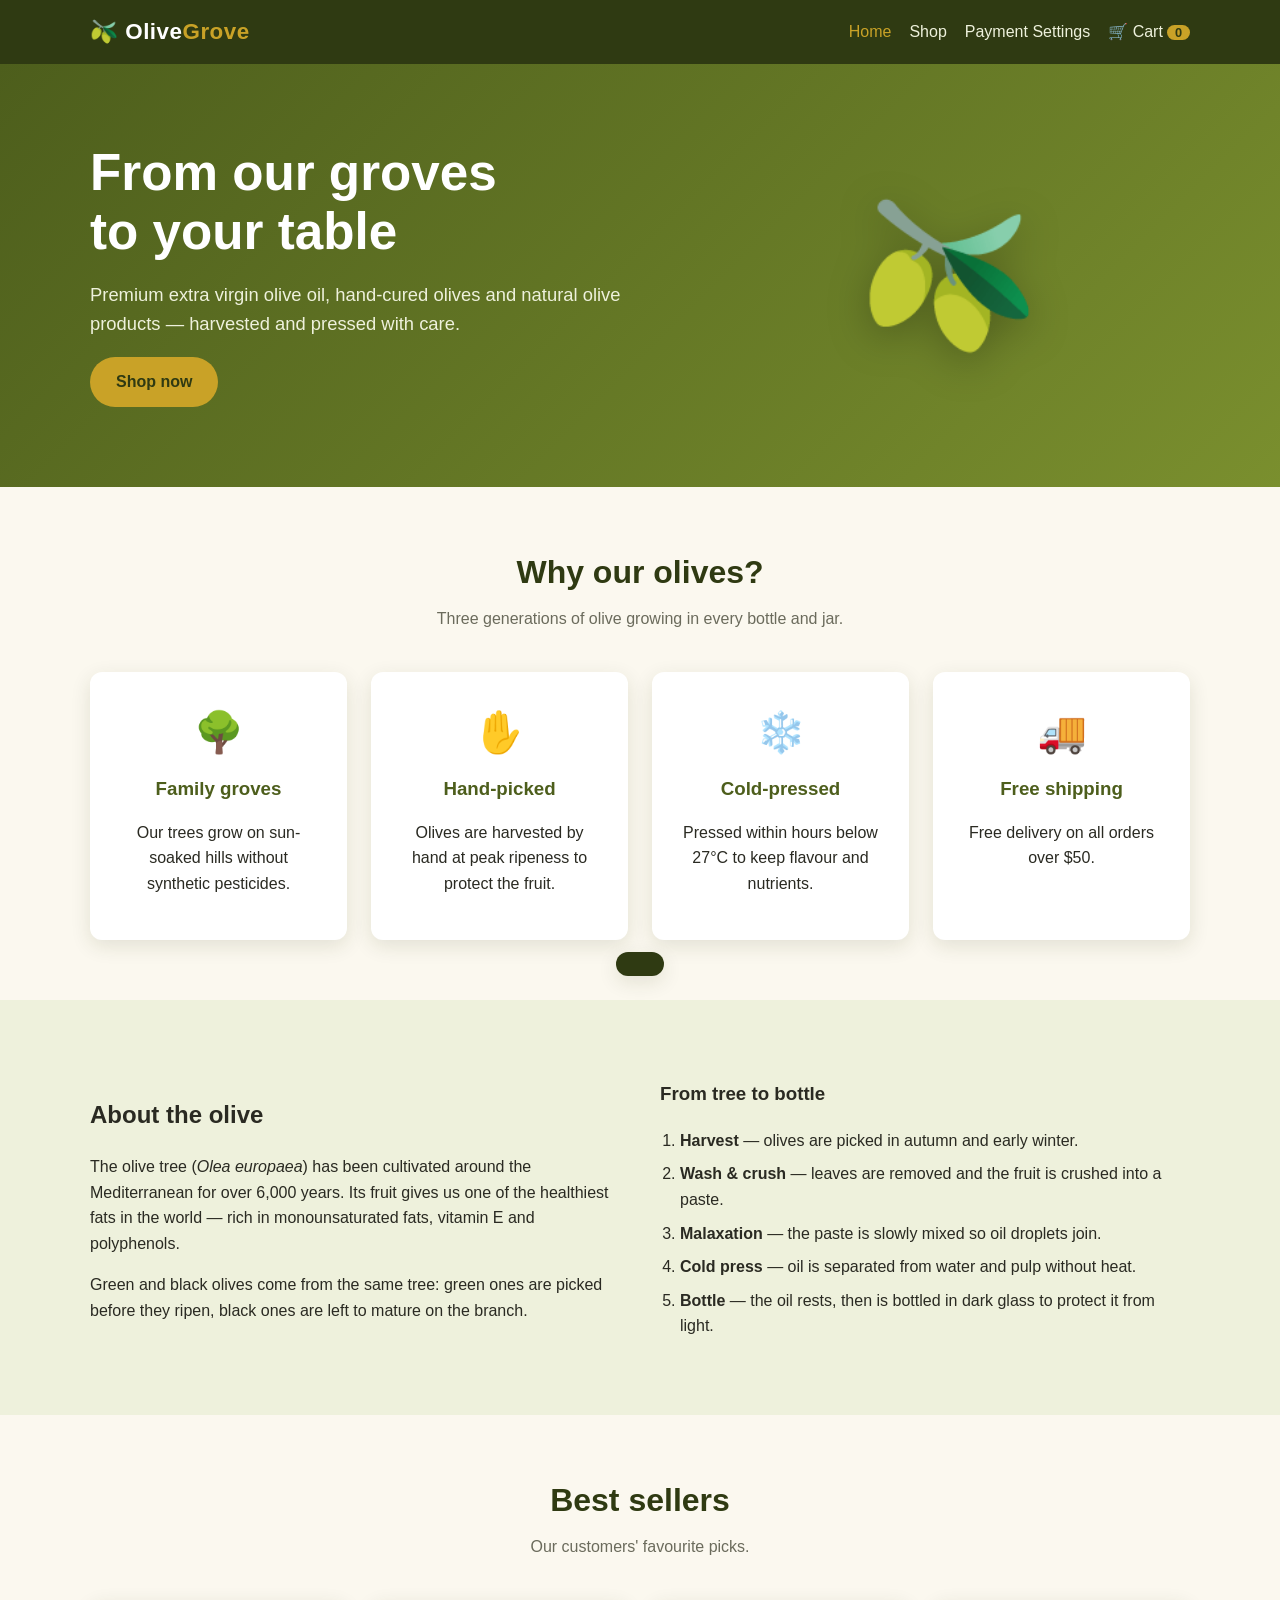
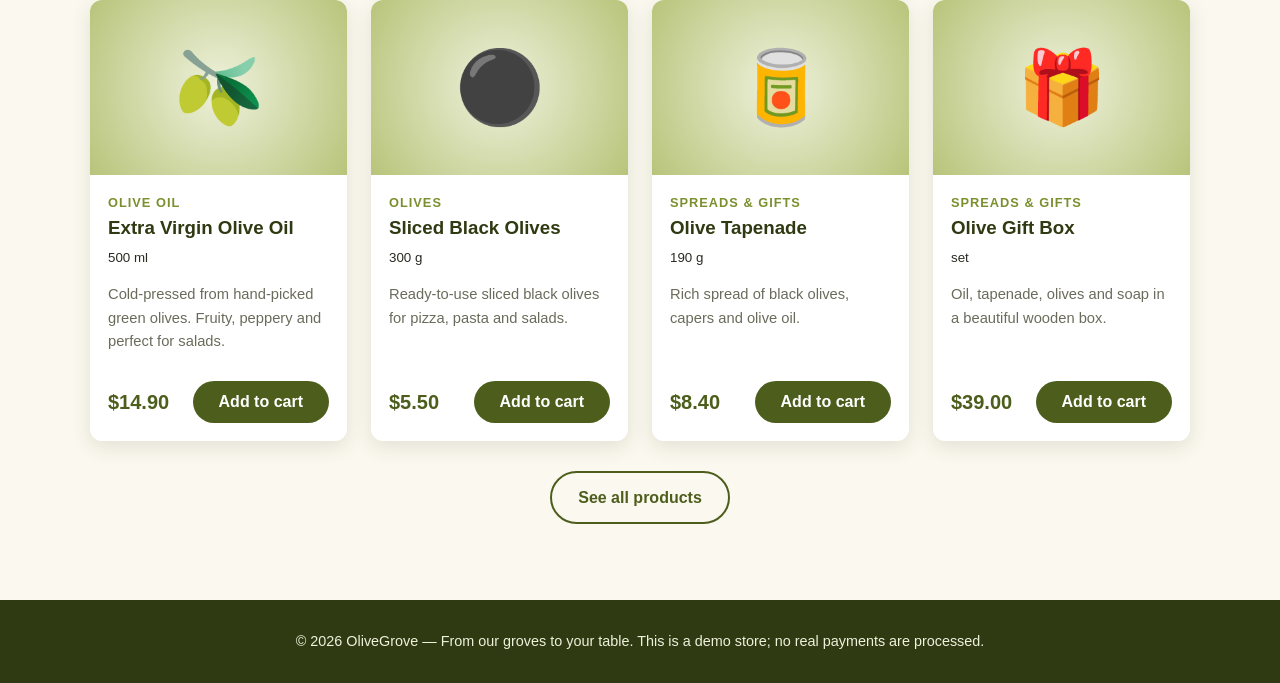
<file: olive-shop/index.html>
<!doctype html>
<html lang="en">
<head>
  <meta charset="utf-8">
  <meta name="viewport" content="width=device-width, initial-scale=1">
  <title>OliveGrove — Olives & Olive Oil</title>
  <link rel="stylesheet" href="css/styles.css">
</head>
<body>
  <main>
    <section class="hero">
      <div class="container">
        <div>
          <h1>From our groves<br>to your table</h1>
          <p>Premium extra virgin olive oil, hand-cured olives and natural olive products — harvested and pressed with care.</p>
          <a href="shop.html" class="btn btn-primary">Shop now</a>
        </div>
        <div class="hero-art">🫒</div>
      </div>
    </section>

    <section>
      <div class="container">
        <h2 class="section-title">Why our olives?</h2>
        <p class="section-sub">Three generations of olive growing in every bottle and jar.</p>
        <div class="features">
          <div class="feature"><div class="icon">🌳</div><h3>Family groves</h3><p>Our trees grow on sun-soaked hills without synthetic pesticides.</p></div>
          <div class="feature"><div class="icon">✋</div><h3>Hand-picked</h3><p>Olives are harvested by hand at peak ripeness to protect the fruit.</p></div>
          <div class="feature"><div class="icon">❄️</div><h3>Cold-pressed</h3><p>Pressed within hours below 27°C to keep flavour and nutrients.</p></div>
          <div class="feature"><div class="icon">🚚</div><h3>Free shipping</h3><p>Free delivery on all orders over $50.</p></div>
        </div>
      </div>
    </section>

    <section class="about">
      <div class="container">
        <div>
          <h2>About the olive</h2>
          <p>The olive tree (<em>Olea europaea</em>) has been cultivated around the Mediterranean for over 6,000 years. Its fruit gives us one of the healthiest fats in the world — rich in monounsaturated fats, vitamin E and polyphenols.</p>
          <p>Green and black olives come from the same tree: green ones are picked before they ripen, black ones are left to mature on the branch.</p>
        </div>
        <div>
          <h3>From tree to bottle</h3>
          <ol>
            <li><strong>Harvest</strong> — olives are picked in autumn and early winter.</li>
            <li><strong>Wash & crush</strong> — leaves are removed and the fruit is crushed into a paste.</li>
            <li><strong>Malaxation</strong> — the paste is slowly mixed so oil droplets join.</li>
            <li><strong>Cold press</strong> — oil is separated from water and pulp without heat.</li>
            <li><strong>Bottle</strong> — the oil rests, then is bottled in dark glass to protect it from light.</li>
          </ol>
        </div>
      </div>
    </section>

    <section>
      <div class="container">
        <h2 class="section-title">Best sellers</h2>
        <p class="section-sub">Our customers' favourite picks.</p>
        <div class="products" id="featured"></div>
        <p style="text-align:center;margin-top:30px"><a href="shop.html" class="btn btn-outline">See all products</a></p>
      </div>
    </section>
  </main>

  <script src="js/products.js"></script>
  <script src="js/app.js"></script>
  <script>
    renderLayout("home");
    const featuredIds = ["evoo-500", "black-sliced", "tapenade", "gift-box"];
    document.getElementById("featured").innerHTML = featuredIds.map(id => productCard(findProduct(id))).join("");
  </script>
</body>
</html>
</file>
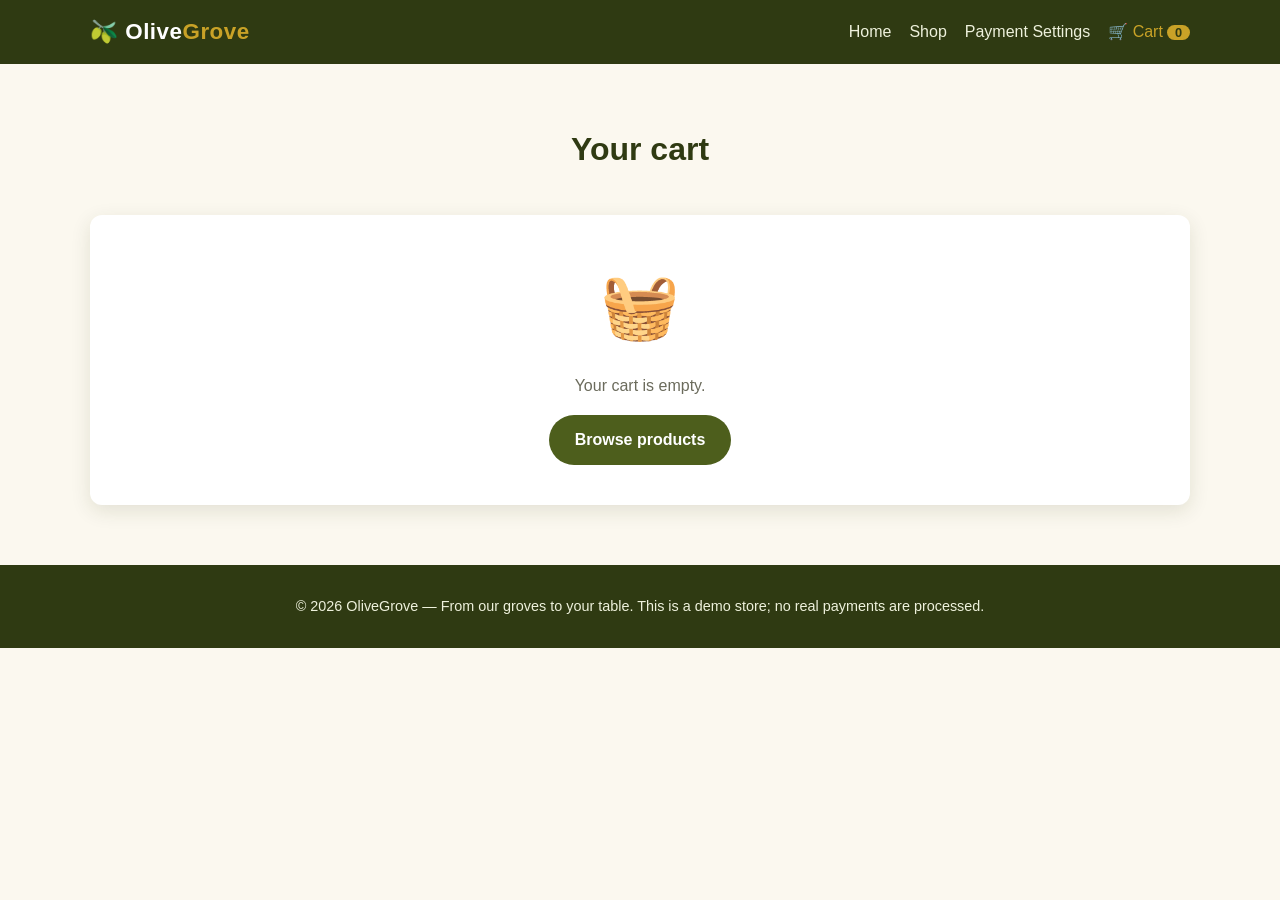
<file: olive-shop/cart.html>
<!doctype html>
<html lang="en">
<head>
  <meta charset="utf-8">
  <meta name="viewport" content="width=device-width, initial-scale=1">
  <title>Cart — OliveGrove</title>
  <link rel="stylesheet" href="css/styles.css">
</head>
<body>
  <main>
    <section>
      <div class="container">
        <h1 class="section-title">Your cart</h1>
        <p class="section-sub" id="free-shipping-note"></p>
        <div id="cart-root"></div>
      </div>
    </section>
  </main>

  <script src="js/products.js"></script>
  <script src="js/app.js"></script>
  <script>
    renderLayout("cart");
    const root = document.getElementById("cart-root");
    const note = document.getElementById("free-shipping-note");

    function render() {
      const lines = Cart.lines();
      if (lines.length === 0) {
        note.textContent = "";
        root.innerHTML = `
          <div class="card empty">
            <div class="emoji">🧺</div>
            <p>Your cart is empty.</p>
            <a href="shop.html" class="btn btn-olive">Browse products</a>
          </div>`;
        return;
      }

      const t = Cart.totals();
      note.textContent = t.subtotal >= FREE_SHIPPING_FROM
        ? "🎉 You've unlocked free shipping!"
        : `Add ${money(FREE_SHIPPING_FROM - t.subtotal)} more for free shipping.`;

      root.innerHTML = `
        <div class="cart-layout">
          <div class="card">
            ${lines.map(({ product: p, qty, total }) => `
              <div class="cart-item">
                <div class="emoji">${p.emoji}</div>
                <div><strong>${escapeHtml(p.name)}</strong><br><small>${p.unit} · ${money(p.price)} each</small></div>
                <div class="qty">
                  <button data-dec="${p.id}" aria-label="Decrease">−</button>
                  <span>${qty}</span>
                  <button data-inc="${p.id}" aria-label="Increase">+</button>
                </div>
                <strong class="line-total">${money(total)}</strong>
                <button class="btn btn-link" data-remove="${p.id}">Remove</button>
              </div>`).join("")}
            <p style="text-align:right;margin-bottom:0"><button class="btn btn-link" id="clear-cart">Clear cart</button></p>
          </div>
          <div class="card">
            <h3 style="margin-top:0">Order summary</h3>
            <div class="summary-row"><span>Subtotal</span><span>${money(t.subtotal)}</span></div>
            <div class="summary-row"><span>Shipping</span><span>${t.shipping === 0 ? "Free" : money(t.shipping)}</span></div>
            <div class="summary-row"><span>Tax (${TAX_RATE * 100}%)</span><span>${money(t.tax)}</span></div>
            <div class="summary-row total"><span>Total</span><span>${money(t.total)}</span></div>
            <a href="checkout.html" class="btn btn-primary" style="width:100%;text-align:center;margin-top:16px">Proceed to checkout</a>
            <a href="shop.html" class="btn btn-outline" style="width:100%;text-align:center;margin-top:10px">Continue shopping</a>
          </div>
        </div>`;
    }

    root.addEventListener("click", e => {
      const el = e.target;
      const items = Cart.items();
      if (el.dataset.inc) Cart.setQty(el.dataset.inc, items[el.dataset.inc] + 1);
      else if (el.dataset.dec) Cart.setQty(el.dataset.dec, items[el.dataset.dec] - 1);
      else if (el.dataset.remove) Cart.remove(el.dataset.remove);
      else if (el.id === "clear-cart") {
        if (!confirm("Remove all items from your cart?")) return;
        Cart.clear();
      } else return;
      render();
    });

    render();
  </script>
</body>
</html>
</file>
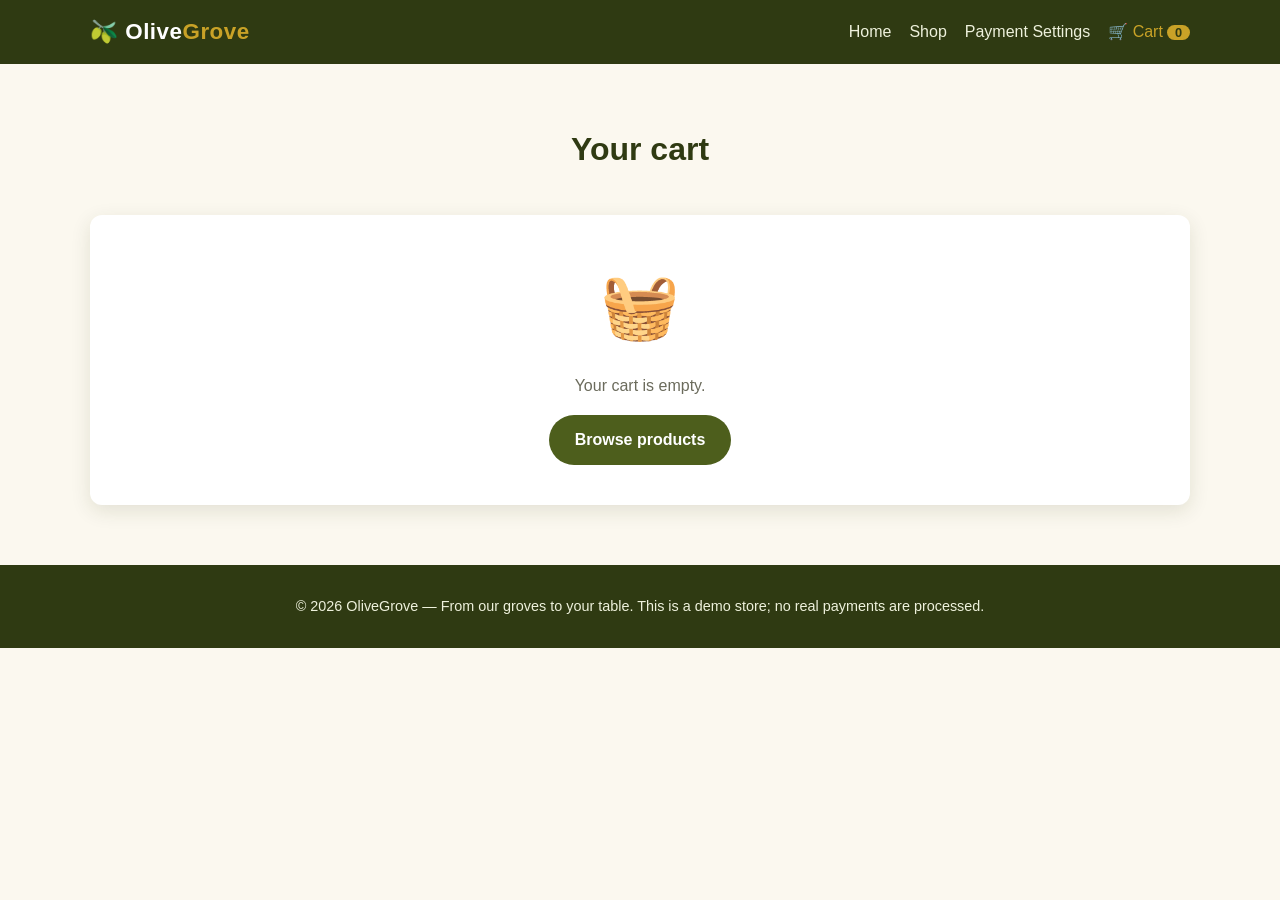
<file: olive-shop/checkout.html>
<!doctype html>
<html lang="en">
<head>
  <meta charset="utf-8">
  <meta name="viewport" content="width=device-width, initial-scale=1">
  <title>Checkout — OliveGrove</title>
  <link rel="stylesheet" href="css/styles.css">
</head>
<body>
  <main>
    <section>
      <div class="container" id="checkout-root">
        <h1 class="section-title">Checkout</h1>
        <p class="section-sub">Demo checkout — no real payment will be made.</p>

        <form id="checkout-form" class="cart-layout" novalidate>
          <div>
            <div class="card">
              <h3 style="margin-top:0">1. Shipping details</h3>
              <div class="form-grid">
                <div class="full"><label for="name">Full name</label><input id="name" required autocomplete="name"><div class="error"></div></div>
                <div><label for="email">Email</label><input id="email" type="email" required autocomplete="email"><div class="error"></div></div>
                <div><label for="phone">Phone</label><input id="phone" type="tel" required autocomplete="tel"><div class="error"></div></div>
                <div class="full"><label for="address">Address</label><input id="address" required autocomplete="street-address"><div class="error"></div></div>
                <div><label for="city">City</label><input id="city" required autocomplete="address-level2"><div class="error"></div></div>
                <div><label for="zip">Postal code</label><input id="zip" required autocomplete="postal-code"><div class="error"></div></div>
                <div class="full"><label for="country">Country</label>
                  <select id="country" required>
                    <option value="">Select a country…</option>
                    <option>Greece</option><option>Italy</option><option>Spain</option><option>Turkey</option>
                    <option>Iran</option><option>Germany</option><option>France</option><option>United Kingdom</option>
                    <option>United States</option><option>Canada</option>
                  </select><div class="error"></div>
                </div>
              </div>
            </div>

            <div class="card" style="margin-top:24px">
              <h3 style="margin-top:0">2. Payment method</h3>
              <div class="pay-methods" id="pay-methods">
                <label class="pay-method"><input type="radio" name="method" value="card"><span class="icon">💳</span>Credit card</label>
                <label class="pay-method"><input type="radio" name="method" value="paypal"><span class="icon">🅿️</span>PayPal</label>
                <label class="pay-method"><input type="radio" name="method" value="bank"><span class="icon">🏦</span>Bank transfer</label>
                <label class="pay-method"><input type="radio" name="method" value="cod"><span class="icon">💵</span>Cash on delivery</label>
              </div>

              <div class="pay-panel" data-panel="card">
                <div class="form-grid">
                  <div class="full"><label for="card-name">Name on card</label><input id="card-name" autocomplete="cc-name"><div class="error"></div></div>
                  <div class="full"><label for="card-number">Card number</label><input id="card-number" inputmode="numeric" placeholder="4242 4242 4242 4242" maxlength="23" autocomplete="cc-number"><div class="error"></div></div>
                  <div><label for="card-exp">Expiry (MM/YY)</label><input id="card-exp" placeholder="MM/YY" maxlength="5" autocomplete="cc-exp"><div class="error"></div></div>
                  <div><label for="card-cvc">CVC</label><input id="card-cvc" inputmode="numeric" maxlength="4" autocomplete="cc-csc"><div class="error"></div></div>
                </div>
                <p class="note">🔒 Card details are only validated in your browser and are never saved or sent anywhere.</p>
              </div>
              <div class="pay-panel" data-panel="paypal"><p class="note">You'll be redirected to PayPal to complete your purchase (simulated in this demo).</p></div>
              <div class="pay-panel" data-panel="bank"><p class="note">Transfer the total to <strong>IBAN GR00 0000 0000 0000 0000 0000 000</strong> using your order number as reference. Orders ship once payment is received.</p></div>
              <div class="pay-panel" data-panel="cod"><p class="note">Pay in cash when your order arrives. A $2.00 handling fee applies.</p></div>

              <label class="checkbox" style="margin-top:16px"><input type="checkbox" id="save-info"> Save my shipping details and payment method for next time</label>
            </div>
          </div>

          <div class="card">
            <h3 style="margin-top:0">Order summary</h3>
            <div id="summary-lines"></div>
            <hr style="border:none;border-top:1px solid var(--olive-100)">
            <div id="summary-totals"></div>
            <button type="submit" class="btn btn-primary" style="width:100%;margin-top:16px" id="pay-btn">Place order</button>
            <a href="cart.html" class="btn btn-outline" style="width:100%;text-align:center;margin-top:10px">Back to cart</a>
          </div>
        </form>
      </div>
    </section>
  </main>

  <script src="js/products.js"></script>
  <script src="js/app.js"></script>
  <script>
    renderLayout("cart");

    const COD_FEE = 2;
    const form = document.getElementById("checkout-form");
    const shippingFields = ["name", "email", "phone", "address", "city", "zip", "country"];
    const $ = id => document.getElementById(id);

    if (Cart.count() === 0) location.replace("cart.html");

    // ----- Prefill from saved payment settings -----
    const settings = Settings.get();
    shippingFields.forEach(f => { if (settings[f]) $(f).value = settings[f]; });
    $("save-info").checked = settings.saveInfo;
    selectMethod(settings.method);

    function currentMethod() {
      return form.querySelector("input[name=method]:checked").value;
    }

    function selectMethod(method) {
      form.querySelectorAll("input[name=method]").forEach(r => {
        r.checked = r.value === method;
        r.closest(".pay-method").classList.toggle("selected", r.checked);
      });
      form.querySelectorAll(".pay-panel").forEach(p => p.classList.toggle("active", p.dataset.panel === method));
      renderSummary();
    }

    $("pay-methods").addEventListener("change", e => selectMethod(e.target.value));

    // ----- Summary -----
    function renderSummary() {
      if (!$("summary-lines")) return;
      const t = Cart.totals();
      const fee = currentMethod() === "cod" ? COD_FEE : 0;
      $("summary-lines").innerHTML = Cart.lines().map(({ product: p, qty, total }) =>
        `<div class="summary-row"><span>${p.emoji} ${escapeHtml(p.name)} <small>(${p.unit}) × ${qty}</small></span><span>${money(total)}</span></div>`).join("");
      $("summary-totals").innerHTML = `
        <div class="summary-row"><span>Subtotal</span><span>${money(t.subtotal)}</span></div>
        <div class="summary-row"><span>Shipping</span><span>${t.shipping === 0 ? "Free" : money(t.shipping)}</span></div>
        <div class="summary-row"><span>Tax</span><span>${money(t.tax)}</span></div>
        ${fee ? `<div class="summary-row"><span>COD fee</span><span>${money(fee)}</span></div>` : ""}
        <div class="summary-row total"><span>Total</span><span>${money(t.total + fee)}</span></div>`;
      $("pay-btn").textContent = currentMethod() === "card" ? `Pay ${money(t.total + fee)}` : "Place order";
    }

    // ----- Input formatting -----
    $("card-number").addEventListener("input", e => {
      e.target.value = e.target.value.replace(/\D/g, "").slice(0, 19).replace(/(.{4})/g, "$1 ").trim();
    });
    $("card-exp").addEventListener("input", e => {
      const digits = e.target.value.replace(/\D/g, "").slice(0, 4);
      e.target.value = digits.length > 2 ? `${digits.slice(0, 2)}/${digits.slice(2)}` : digits;
    });
    $("card-cvc").addEventListener("input", e => { e.target.value = e.target.value.replace(/\D/g, ""); });

    // ----- Validation -----
    function luhn(number) {
      let sum = 0;
      [...number].reverse().forEach((d, i) => {
        let n = +d;
        if (i % 2 === 1) { n *= 2; if (n > 9) n -= 9; }
        sum += n;
      });
      return sum % 10 === 0;
    }

    function setError(id, message) {
      const input = $(id);
      input.classList.toggle("invalid", !!message);
      input.parentElement.querySelector(".error").textContent = message || "";
      return !message;
    }

    function validate() {
      let ok = true;
      shippingFields.forEach(f => { ok = setError(f, $(f).value.trim() ? "" : "This field is required") && ok; });
      if ($("email").value && !/^\S+@\S+\.\S+$/.test($("email").value)) ok = setError("email", "Enter a valid email") && ok;

      if (currentMethod() === "card") {
        const number = $("card-number").value.replace(/\s/g, "");
        const [mm, yy] = $("card-exp").value.split("/").map(Number);
        const now = new Date();
        const expired = !mm || !yy || mm < 1 || mm > 12 ||
          new Date(2000 + yy, mm) <= new Date(now.getFullYear(), now.getMonth());

        ok = setError("card-name", $("card-name").value.trim() ? "" : "Name on card is required") && ok;
        ok = setError("card-number", number.length >= 12 && luhn(number) ? "" : "Invalid card number") && ok;
        ok = setError("card-exp", expired ? "Invalid or expired date" : "") && ok;
        ok = setError("card-cvc", /^\d{3,4}$/.test($("card-cvc").value) ? "" : "Invalid CVC") && ok;
      }
      return ok;
    }

    // Clear a field's error as soon as the user edits it.
    form.addEventListener("input", e => {
      if (e.target.classList.contains("invalid")) setError(e.target.id, "");
    });

    // ----- Submit -----
    form.addEventListener("submit", e => {
      e.preventDefault();
      if (!validate()) {
        form.querySelector(".invalid")?.focus();
        return;
      }

      const method = currentMethod();
      if ($("save-info").checked) {
        const values = { method, saveInfo: true };
        shippingFields.forEach(f => values[f] = $(f).value.trim());
        Settings.set(values);
      } else {
        Settings.set({ saveInfo: false, ...Object.fromEntries(shippingFields.map(f => [f, ""])) });
      }

      const btn = $("pay-btn");
      btn.disabled = true;
      btn.textContent = "Processing…";

      // Simulate talking to a payment provider.
      setTimeout(() => {
        const orderId = "OG-" + Date.now().toString(36).toUpperCase();
        const total = Cart.totals().total + (method === "cod" ? COD_FEE : 0);
        const email = $("email").value.trim();
        const methodLabel = { card: "credit card", paypal: "PayPal", bank: "bank transfer", cod: "cash on delivery" }[method];
        Cart.clear();
        $("checkout-root").innerHTML = `
          <div class="card success">
            <div class="emoji">🫒✅</div>
            <h1>Thank you for your order!</h1>
            <p>Order <strong>${orderId}</strong> — ${money(total)} via ${methodLabel}.</p>
            <p>A confirmation will be sent to <strong>${escapeHtml(email)}</strong>.</p>
            <a href="shop.html" class="btn btn-olive">Continue shopping</a>
          </div>`;
      }, 1200);
    });
  </script>
</body>
</html>
</file>
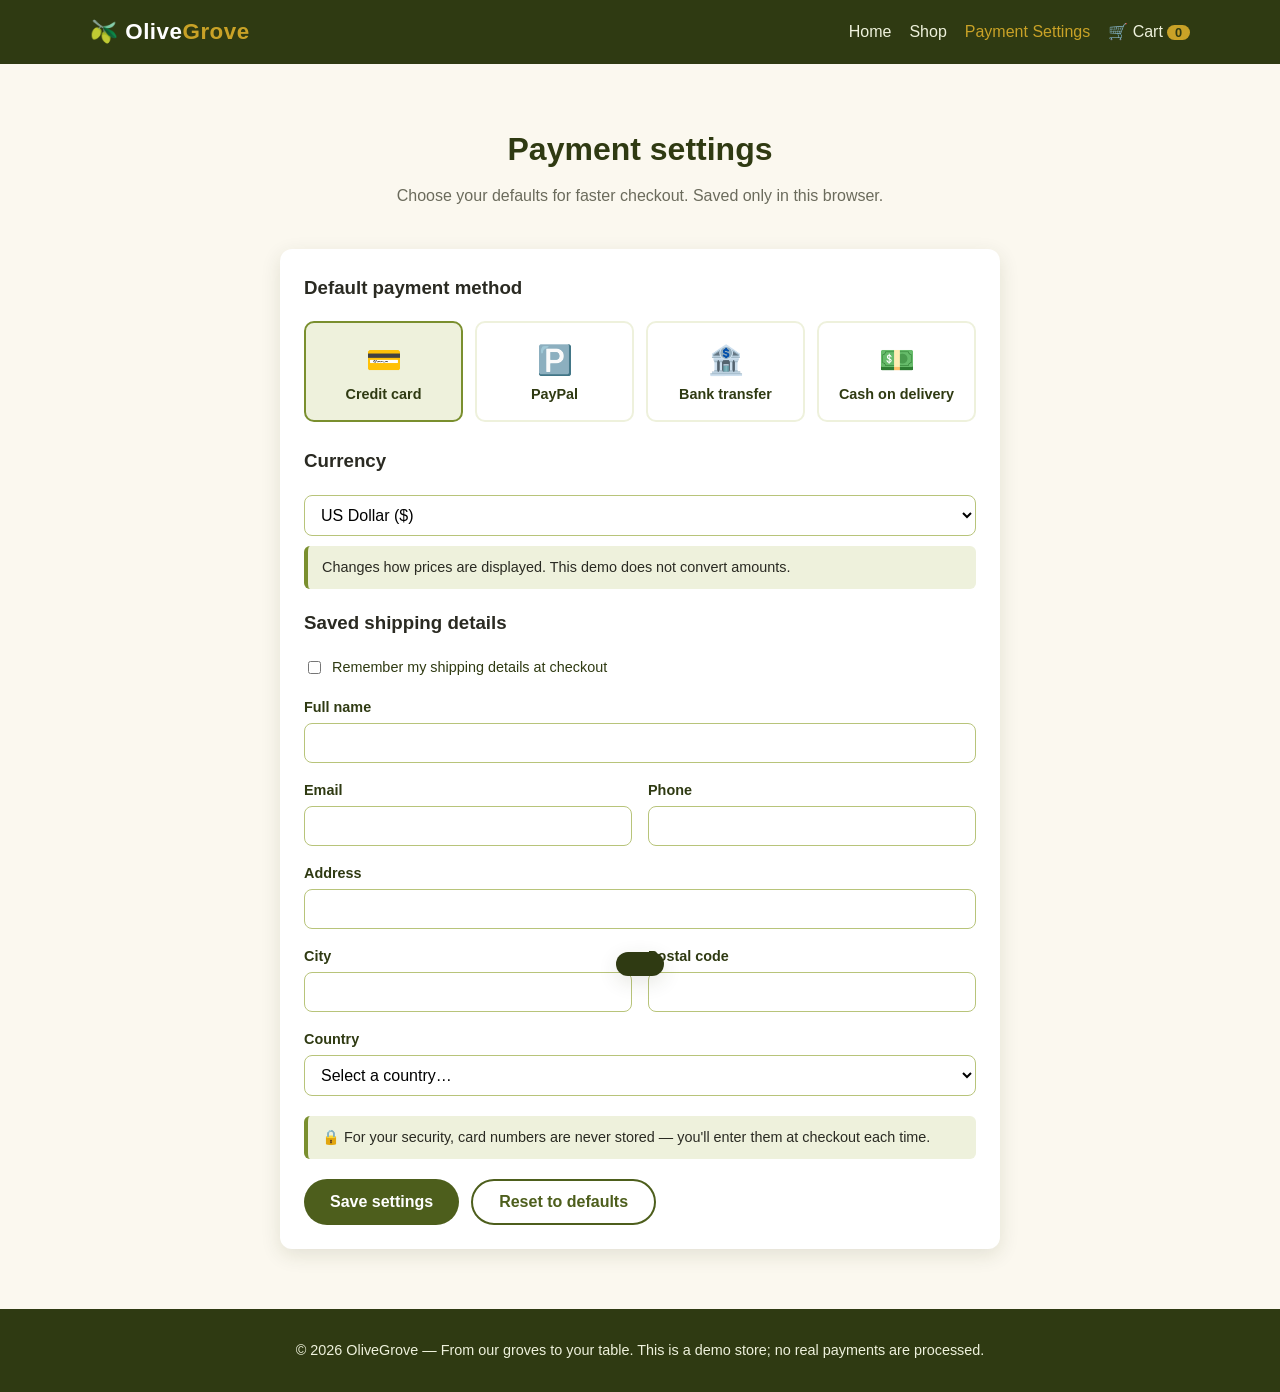
<file: olive-shop/settings.html>
<!doctype html>
<html lang="en">
<head>
  <meta charset="utf-8">
  <meta name="viewport" content="width=device-width, initial-scale=1">
  <title>Payment Settings — OliveGrove</title>
  <link rel="stylesheet" href="css/styles.css">
</head>
<body>
  <main>
    <section>
      <div class="container" style="max-width:720px">
        <h1 class="section-title">Payment settings</h1>
        <p class="section-sub">Choose your defaults for faster checkout. Saved only in this browser.</p>

        <form id="settings-form" class="card">
          <h3 style="margin-top:0">Default payment method</h3>
          <div class="pay-methods" id="pay-methods">
            <label class="pay-method"><input type="radio" name="method" value="card"><span class="icon">💳</span>Credit card</label>
            <label class="pay-method"><input type="radio" name="method" value="paypal"><span class="icon">🅿️</span>PayPal</label>
            <label class="pay-method"><input type="radio" name="method" value="bank"><span class="icon">🏦</span>Bank transfer</label>
            <label class="pay-method"><input type="radio" name="method" value="cod"><span class="icon">💵</span>Cash on delivery</label>
          </div>

          <h3>Currency</h3>
          <select id="currency">
            <option value="USD">US Dollar ($)</option>
            <option value="EUR">Euro (€)</option>
            <option value="GBP">British Pound (£)</option>
          </select>
          <p class="note" style="margin-top:10px">Changes how prices are displayed. This demo does not convert amounts.</p>

          <h3>Saved shipping details</h3>
          <label class="checkbox"><input type="checkbox" id="save-info"> Remember my shipping details at checkout</label>
          <div class="form-grid" style="margin-top:16px">
            <div class="full"><label for="name">Full name</label><input id="name" autocomplete="name"></div>
            <div><label for="email">Email</label><input id="email" type="email" autocomplete="email"></div>
            <div><label for="phone">Phone</label><input id="phone" type="tel" autocomplete="tel"></div>
            <div class="full"><label for="address">Address</label><input id="address" autocomplete="street-address"></div>
            <div><label for="city">City</label><input id="city" autocomplete="address-level2"></div>
            <div><label for="zip">Postal code</label><input id="zip" autocomplete="postal-code"></div>
            <div class="full"><label for="country">Country</label><select id="country">
              <option value="">Select a country…</option>
              <option>Greece</option><option>Italy</option><option>Spain</option><option>Turkey</option>
              <option>Iran</option><option>Germany</option><option>France</option><option>United Kingdom</option>
              <option>United States</option><option>Canada</option>
            </select></div>
          </div>

          <p class="note" style="margin-top:20px">🔒 For your security, card numbers are never stored — you'll enter them at checkout each time.</p>

          <div style="display:flex;gap:12px;margin-top:20px;flex-wrap:wrap">
            <button type="submit" class="btn btn-olive">Save settings</button>
            <button type="button" class="btn btn-outline" id="reset">Reset to defaults</button>
          </div>
        </form>
      </div>
    </section>
  </main>

  <script src="js/products.js"></script>
  <script src="js/app.js"></script>
  <script>
    renderLayout("settings");

    const form = document.getElementById("settings-form");
    const fields = ["name", "email", "phone", "address", "city", "zip", "country"];
    const $ = id => document.getElementById(id);

    function selectMethod(method) {
      form.querySelectorAll("input[name=method]").forEach(r => {
        r.checked = r.value === method;
        r.closest(".pay-method").classList.toggle("selected", r.checked);
      });
    }

    function fill() {
      const s = Settings.get();
      selectMethod(s.method);
      $("currency").value = s.currency;
      $("save-info").checked = s.saveInfo;
      fields.forEach(f => $(f).value = s[f]);
    }

    $("pay-methods").addEventListener("change", e => selectMethod(e.target.value));

    form.addEventListener("submit", e => {
      e.preventDefault();
      const values = {
        method: form.querySelector("input[name=method]:checked").value,
        currency: $("currency").value,
        saveInfo: $("save-info").checked,
      };
      fields.forEach(f => values[f] = values.saveInfo ? $(f).value.trim() : "");
      Settings.set(values);
      fill();
      showToast("Payment settings saved");
    });

    $("reset").addEventListener("click", () => {
      if (!confirm("Reset all payment settings?")) return;
      Settings.reset();
      fill();
      showToast("Settings reset");
    });

    fill();
  </script>
</body>
</html>
</file>
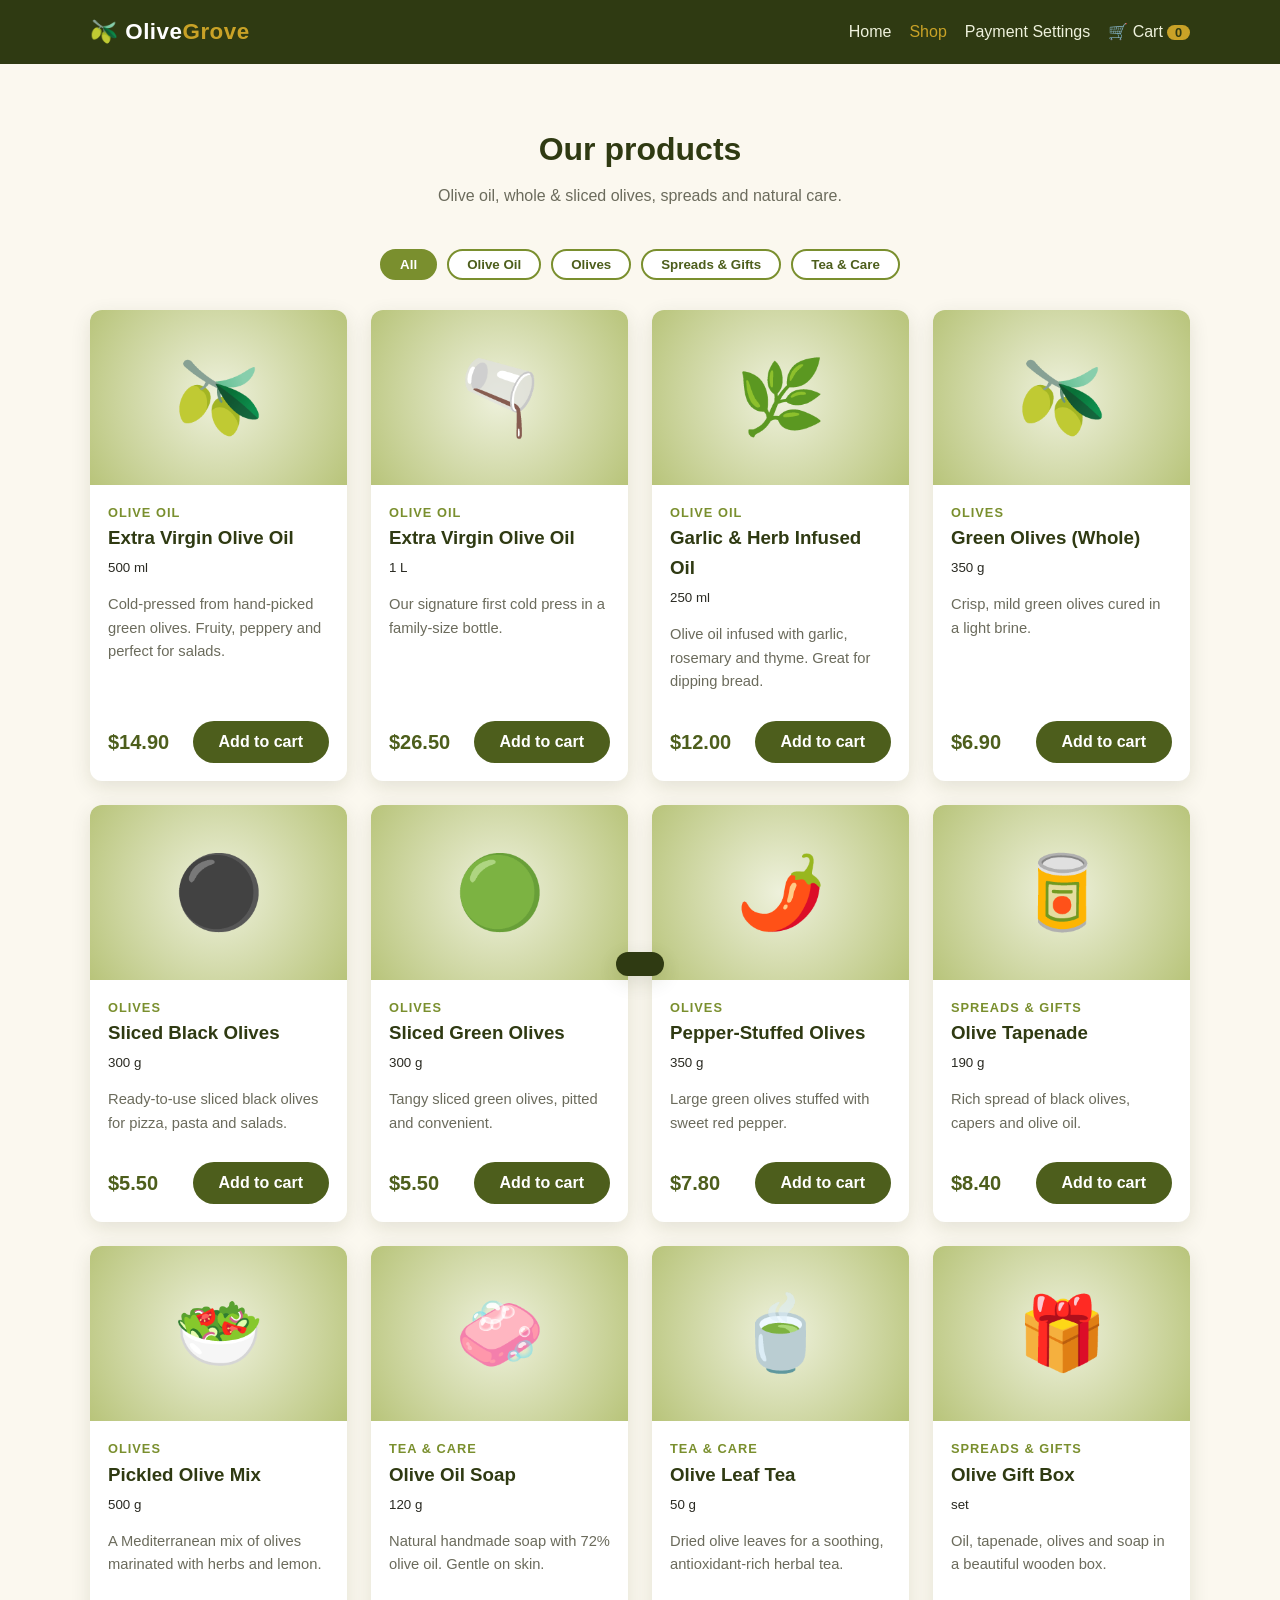
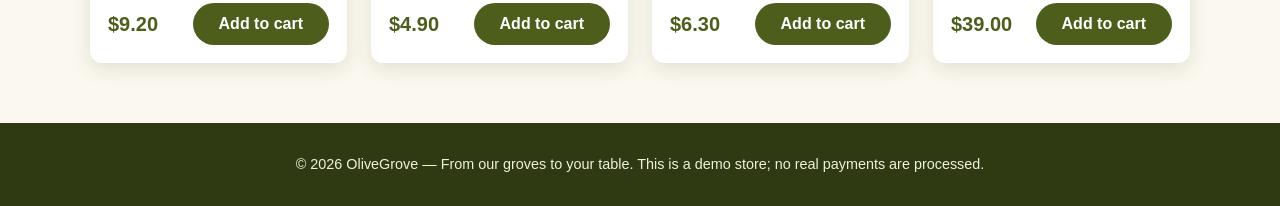
<file: olive-shop/shop.html>
<!doctype html>
<html lang="en">
<head>
  <meta charset="utf-8">
  <meta name="viewport" content="width=device-width, initial-scale=1">
  <title>Shop — OliveGrove</title>
  <link rel="stylesheet" href="css/styles.css">
</head>
<body>
  <main>
    <section>
      <div class="container">
        <h1 class="section-title">Our products</h1>
        <p class="section-sub">Olive oil, whole & sliced olives, spreads and natural care.</p>
        <div class="filters" id="filters"></div>
        <div class="products" id="product-list"></div>
      </div>
    </section>
  </main>

  <script src="js/products.js"></script>
  <script src="js/app.js"></script>
  <script>
    renderLayout("shop");

    const filtersEl = document.getElementById("filters");
    const listEl = document.getElementById("product-list");
    let current = new URLSearchParams(location.search).get("category") || "all";
    if (!CATEGORIES[current]) current = "all";

    function render() {
      filtersEl.innerHTML = Object.entries(CATEGORIES)
        .map(([key, label]) => `<button class="filter-btn ${key === current ? "active" : ""}" data-cat="${key}">${label}</button>`)
        .join("");
      const visible = current === "all" ? PRODUCTS : PRODUCTS.filter(p => p.category === current);
      listEl.innerHTML = visible.map(productCard).join("");
    }

    filtersEl.addEventListener("click", e => {
      const btn = e.target.closest("[data-cat]");
      if (!btn) return;
      current = btn.dataset.cat;
      history.replaceState(null, "", current === "all" ? "shop.html" : `shop.html?category=${current}`);
      render();
    });

    render();
  </script>
</body>
</html>
</file>
<file: olive-shop/css/styles.css>
:root {
  --olive-900: #2f3a12;
  --olive-700: #4d5e1c;
  --olive-500: #7a8f2e;
  --olive-300: #b8c47a;
  --olive-100: #eef1dc;
  --cream: #fbf8ef;
  --gold: #c9a227;
  --text: #2a2a22;
  --muted: #6b6b5c;
  --danger: #b23b2e;
  --radius: 12px;
  --shadow: 0 6px 20px rgba(47, 58, 18, 0.12);
}

* { box-sizing: border-box; }

body {
  margin: 0;
  font-family: "Segoe UI", Roboto, Helvetica, Arial, sans-serif;
  color: var(--text);
  background: var(--cream);
  line-height: 1.6;
}

a { color: var(--olive-700); }

.container { width: min(1100px, 100% - 32px); margin-inline: auto; }

/* ---------- Header ---------- */
.site-header {
  background: var(--olive-900);
  color: #fff;
  position: sticky;
  top: 0;
  z-index: 10;
}
.site-header .container {
  display: flex;
  align-items: center;
  justify-content: space-between;
  gap: 16px;
  padding: 14px 0;
  flex-wrap: wrap;
}
.logo {
  font-size: 1.4rem;
  font-weight: 700;
  color: #fff;
  text-decoration: none;
  letter-spacing: 0.5px;
}
.logo span { color: var(--gold); }
.nav { display: flex; gap: 18px; align-items: center; flex-wrap: wrap; }
.nav a { color: var(--olive-100); text-decoration: none; font-weight: 500; }
.nav a:hover, .nav a.active { color: var(--gold); }
.cart-link { position: relative; }
.cart-count {
  background: var(--gold);
  color: var(--olive-900);
  border-radius: 999px;
  padding: 0 8px;
  font-size: 0.8rem;
  font-weight: 700;
  margin-left: 4px;
}

/* ---------- Hero ---------- */
.hero {
  background: linear-gradient(135deg, var(--olive-700), var(--olive-500));
  color: #fff;
  padding: 80px 0;
}
.hero .container { display: grid; grid-template-columns: 1.2fr 1fr; gap: 40px; align-items: center; }
.hero h1 { font-size: clamp(2rem, 5vw, 3.2rem); margin: 0 0 12px; line-height: 1.15; }
.hero p { font-size: 1.15rem; color: var(--olive-100); }
.hero-art { font-size: 9rem; text-align: center; filter: drop-shadow(0 10px 20px rgba(0,0,0,.25)); }

/* ---------- Buttons ---------- */
.btn {
  display: inline-block;
  border: none;
  border-radius: 999px;
  padding: 12px 26px;
  font-size: 1rem;
  font-weight: 600;
  cursor: pointer;
  text-decoration: none;
  transition: transform .1s, background .2s;
}
.btn:active { transform: scale(.97); }
.btn-primary { background: var(--gold); color: var(--olive-900); }
.btn-primary:hover { background: #dbb73c; }
.btn-olive { background: var(--olive-700); color: #fff; }
.btn-olive:hover { background: var(--olive-900); }
.btn-outline { background: transparent; border: 2px solid var(--olive-700); color: var(--olive-700); }
.btn-link { background: none; color: var(--danger); padding: 4px 8px; }
.btn:disabled { opacity: .5; cursor: not-allowed; }

/* ---------- Sections ---------- */
section { padding: 60px 0; }
.section-title { text-align: center; font-size: 2rem; color: var(--olive-900); margin: 0 0 8px; }
.section-sub { text-align: center; color: var(--muted); margin: 0 0 40px; }

.features { display: grid; grid-template-columns: repeat(auto-fit, minmax(220px, 1fr)); gap: 24px; }
.feature {
  background: #fff;
  border-radius: var(--radius);
  padding: 28px;
  box-shadow: var(--shadow);
  text-align: center;
}
.feature .icon { font-size: 2.5rem; }
.feature h3 { color: var(--olive-700); margin: 10px 0 6px; }

.about { background: var(--olive-100); }
.about .container { display: grid; grid-template-columns: 1fr 1fr; gap: 40px; align-items: center; }
.about ol { padding-left: 20px; }
.about li { margin-bottom: 8px; }

/* ---------- Products ---------- */
.filters { display: flex; gap: 10px; justify-content: center; flex-wrap: wrap; margin-bottom: 30px; }
.filter-btn {
  border: 2px solid var(--olive-500);
  background: #fff;
  color: var(--olive-700);
  border-radius: 999px;
  padding: 6px 18px;
  cursor: pointer;
  font-weight: 600;
}
.filter-btn.active { background: var(--olive-500); color: #fff; }

.products { display: grid; grid-template-columns: repeat(auto-fill, minmax(240px, 1fr)); gap: 24px; }
.product {
  background: #fff;
  border-radius: var(--radius);
  box-shadow: var(--shadow);
  overflow: hidden;
  display: flex;
  flex-direction: column;
}
.product-img {
  font-size: 4.5rem;
  text-align: center;
  padding: 30px 0;
  background: radial-gradient(circle, var(--olive-100), var(--olive-300));
}
.product-body { padding: 18px; display: flex; flex-direction: column; flex: 1; }
.product-body h3 { margin: 0 0 4px; color: var(--olive-900); }
.product-cat { font-size: .8rem; text-transform: uppercase; color: var(--olive-500); font-weight: 700; letter-spacing: 1px; }
.product-desc { color: var(--muted); font-size: .92rem; flex: 1; }
.product-footer { display: flex; justify-content: space-between; align-items: center; margin-top: 12px; }
.price { font-size: 1.25rem; font-weight: 700; color: var(--olive-700); }

/* ---------- Cart ---------- */
.cart-layout { display: grid; grid-template-columns: 2fr 1fr; gap: 30px; align-items: start; }
.card {
  background: #fff;
  border-radius: var(--radius);
  box-shadow: var(--shadow);
  padding: 24px;
}
.cart-item {
  display: grid;
  grid-template-columns: 60px 1fr auto auto auto;
  gap: 16px;
  align-items: center;
  padding: 14px 0;
  border-bottom: 1px solid var(--olive-100);
}
.cart-item:last-child { border-bottom: none; }
.cart-item .emoji { font-size: 2.4rem; text-align: center; }
.cart-item small { color: var(--muted); }
.qty { display: flex; align-items: center; gap: 6px; }
.qty button {
  width: 30px; height: 30px; border-radius: 50%;
  border: 1px solid var(--olive-300); background: var(--olive-100);
  cursor: pointer; font-weight: 700;
}
.summary-row { display: flex; justify-content: space-between; margin: 8px 0; }
.summary-row.total { font-size: 1.25rem; font-weight: 700; border-top: 2px solid var(--olive-100); padding-top: 12px; }
.empty { text-align: center; padding: 40px; color: var(--muted); }
.empty .emoji { font-size: 4rem; }

/* ---------- Forms ---------- */
.form-grid { display: grid; grid-template-columns: 1fr 1fr; gap: 16px; }
.form-grid .full { grid-column: 1 / -1; }
label { display: block; font-weight: 600; font-size: .9rem; margin-bottom: 4px; color: var(--olive-900); }
input, select {
  width: 100%;
  padding: 10px 12px;
  border: 1px solid var(--olive-300);
  border-radius: 8px;
  font-size: 1rem;
  background: #fff;
}
input:focus, select:focus { outline: 2px solid var(--olive-500); border-color: transparent; }
input.invalid { border-color: var(--danger); }
.error { color: var(--danger); font-size: .82rem; min-height: 1em; }

.pay-methods { display: grid; grid-template-columns: repeat(auto-fit, minmax(140px, 1fr)); gap: 12px; margin-bottom: 20px; }
.pay-method {
  border: 2px solid var(--olive-100);
  border-radius: 10px;
  padding: 14px;
  cursor: pointer;
  text-align: center;
  font-weight: 600;
  background: #fff;
}
.pay-method input { display: none; }
.pay-method .icon { font-size: 1.8rem; display: block; }
.pay-method.selected { border-color: var(--olive-500); background: var(--olive-100); }
.pay-panel { display: none; }
.pay-panel.active { display: block; }
.note { background: var(--olive-100); border-left: 4px solid var(--olive-500); padding: 10px 14px; border-radius: 6px; font-size: .9rem; }
.checkbox { display: flex; gap: 8px; align-items: center; font-weight: 500; }
.checkbox input { width: auto; }

.success { text-align: center; padding: 50px 20px; }
.success .emoji { font-size: 5rem; }

/* ---------- Toast ---------- */
.toast {
  position: fixed;
  bottom: 24px;
  left: 50%;
  transform: translateX(-50%) translateY(100px);
  background: var(--olive-900);
  color: #fff;
  padding: 12px 24px;
  border-radius: 999px;
  box-shadow: var(--shadow);
  transition: transform .3s;
  z-index: 100;
}
.toast.show { transform: translateX(-50%) translateY(0); }

/* ---------- Footer ---------- */
.site-footer { background: var(--olive-900); color: var(--olive-100); padding: 30px 0; text-align: center; font-size: .9rem; }

/* ---------- Responsive ---------- */
@media (max-width: 800px) {
  .hero .container, .about .container, .cart-layout { grid-template-columns: 1fr; }
  .hero-art { font-size: 6rem; }
  .form-grid { grid-template-columns: 1fr; }
  .cart-item { grid-template-columns: 50px 1fr auto; }
  .cart-item .line-total, .cart-item .btn-link { grid-column: 2 / -1; justify-self: end; }
}
</file>
